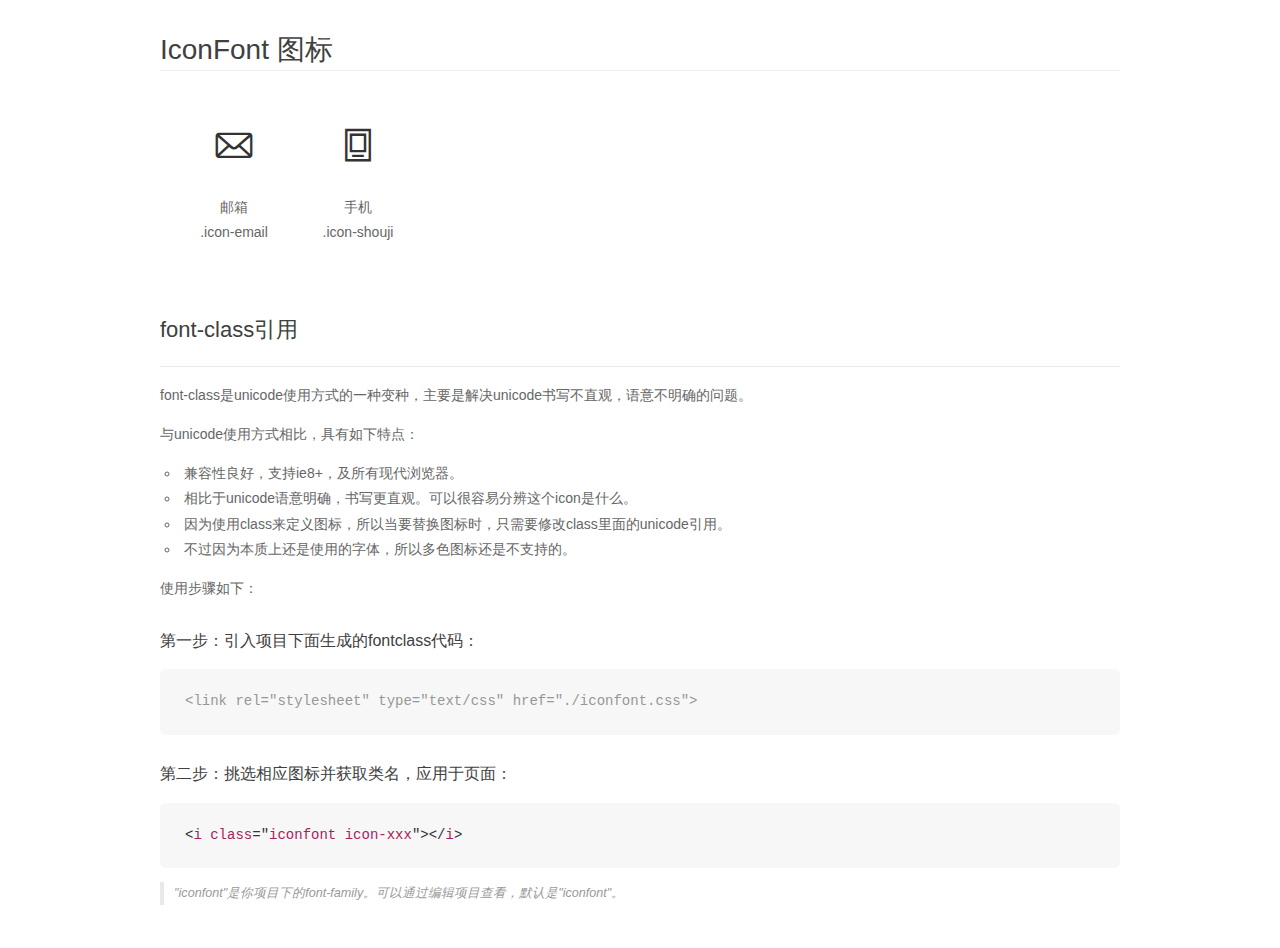
<file: sy/demo_fontclass.html>
<!DOCTYPE html>
<html>
<head>
    <meta charset="utf-8"/>
    <title>IconFont</title>
    <link rel="stylesheet" href="demo.css">
    <link rel="stylesheet" href="iconfont.css">
</head>
<body>
    <div class="main markdown">
        <h1>IconFont 图标</h1>
        <ul class="icon_lists clear">
            
                <li>
                <i class="icon iconfont icon-email"></i>
                    <div class="name">邮箱</div>
                    <div class="fontclass">.icon-email</div>
                </li>
            
                <li>
                <i class="icon iconfont icon-shouji"></i>
                    <div class="name">手机</div>
                    <div class="fontclass">.icon-shouji</div>
                </li>
            
        </ul>

        <h2 id="font-class-">font-class引用</h2>
        <hr>

        <p>font-class是unicode使用方式的一种变种，主要是解决unicode书写不直观，语意不明确的问题。</p>
        <p>与unicode使用方式相比，具有如下特点：</p>
        <ul>
        <li>兼容性良好，支持ie8+，及所有现代浏览器。</li>
        <li>相比于unicode语意明确，书写更直观。可以很容易分辨这个icon是什么。</li>
        <li>因为使用class来定义图标，所以当要替换图标时，只需要修改class里面的unicode引用。</li>
        <li>不过因为本质上还是使用的字体，所以多色图标还是不支持的。</li>
        </ul>
        <p>使用步骤如下：</p>
        <h3 id="-fontclass-">第一步：引入项目下面生成的fontclass代码：</h3>


        <pre><code class="lang-js hljs javascript"><span class="hljs-comment">&lt;link rel="stylesheet" type="text/css" href="./iconfont.css"&gt;</span></code></pre>
        <h3 id="-">第二步：挑选相应图标并获取类名，应用于页面：</h3>
        <pre><code class="lang-css hljs">&lt;<span class="hljs-selector-tag">i</span> <span class="hljs-selector-tag">class</span>="<span class="hljs-selector-tag">iconfont</span> <span class="hljs-selector-tag">icon-xxx</span>"&gt;&lt;/<span class="hljs-selector-tag">i</span>&gt;</code></pre>
        <blockquote>
        <p>"iconfont"是你项目下的font-family。可以通过编辑项目查看，默认是"iconfont"。</p>
        </blockquote>
    </div>
</body>
</html>
</file>
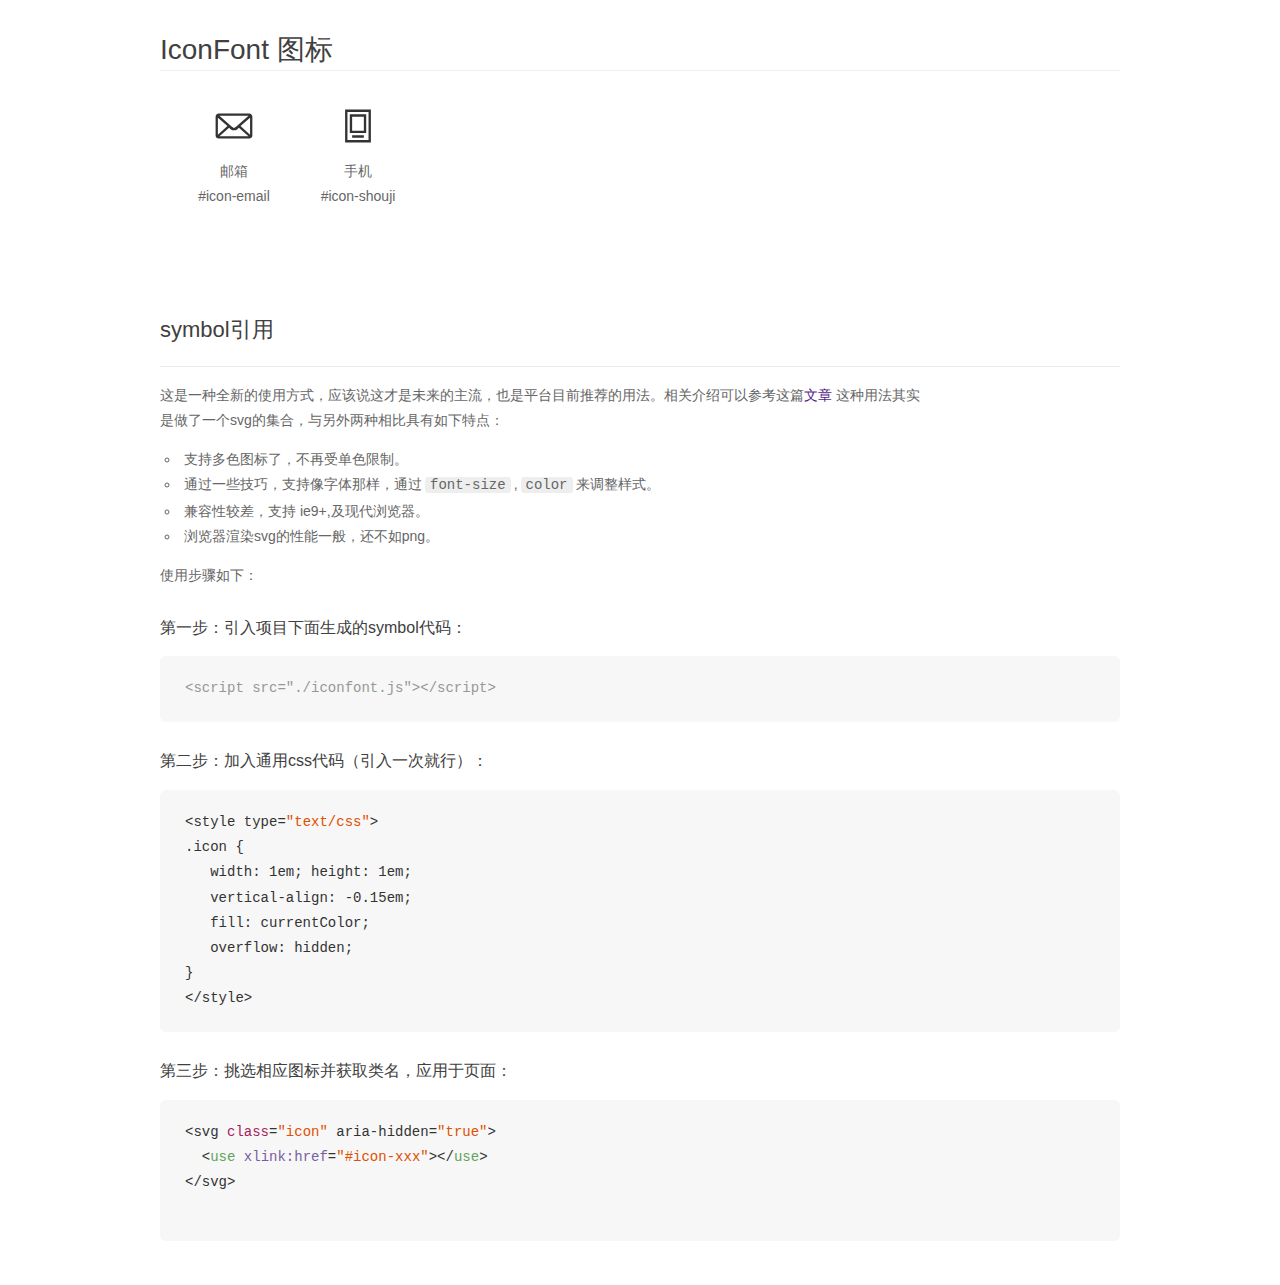
<file: sy/demo_symbol.html>
<!DOCTYPE html>
<html>
<head>
    <meta charset="utf-8"/>
    <title>IconFont</title>
    <link rel="stylesheet" href="demo.css">
    <script src="iconfont.js"></script>

    <style type="text/css">
        .icon {
          /* 通过设置 font-size 来改变图标大小 */
          width: 1em; height: 1em;
          /* 图标和文字相邻时，垂直对齐 */
          vertical-align: -0.15em;
          /* 通过设置 color 来改变 SVG 的颜色/fill */
          fill: currentColor;
          /* path 和 stroke 溢出 viewBox 部分在 IE 下会显示
             normalize.css 中也包含这行 */
          overflow: hidden;
        }

    </style>
</head>
<body>
    <div class="main markdown">
        <h1>IconFont 图标</h1>
        <ul class="icon_lists clear">
            
                <li>
                    <svg class="icon" aria-hidden="true">
                        <use xlink:href="#icon-email"></use>
                    </svg>
                    <div class="name">邮箱</div>
                    <div class="fontclass">#icon-email</div>
                </li>
            
                <li>
                    <svg class="icon" aria-hidden="true">
                        <use xlink:href="#icon-shouji"></use>
                    </svg>
                    <div class="name">手机</div>
                    <div class="fontclass">#icon-shouji</div>
                </li>
            
        </ul>


        <h2 id="symbol-">symbol引用</h2>
        <hr>

        <p>这是一种全新的使用方式，应该说这才是未来的主流，也是平台目前推荐的用法。相关介绍可以参考这篇<a href="">文章</a>
        这种用法其实是做了一个svg的集合，与另外两种相比具有如下特点：</p>
        <ul>
          <li>支持多色图标了，不再受单色限制。</li>
          <li>通过一些技巧，支持像字体那样，通过<code>font-size</code>,<code>color</code>来调整样式。</li>
          <li>兼容性较差，支持 ie9+,及现代浏览器。</li>
          <li>浏览器渲染svg的性能一般，还不如png。</li>
        </ul>
        <p>使用步骤如下：</p>
        <h3 id="-symbol-">第一步：引入项目下面生成的symbol代码：</h3>
        <pre><code class="lang-js hljs javascript"><span class="hljs-comment">&lt;script src="./iconfont.js"&gt;&lt;/script&gt;</span></code></pre>
        <h3 id="-css-">第二步：加入通用css代码（引入一次就行）：</h3>
        <pre><code class="lang-js hljs javascript">&lt;style type=<span class="hljs-string">"text/css"</span>&gt;
.icon {
   width: <span class="hljs-number">1</span>em; height: <span class="hljs-number">1</span>em;
   vertical-align: <span class="hljs-number">-0.15</span>em;
   fill: currentColor;
   overflow: hidden;
}
&lt;<span class="hljs-regexp">/style&gt;</span></code></pre>
        <h3 id="-">第三步：挑选相应图标并获取类名，应用于页面：</h3>
        <pre><code class="lang-js hljs javascript">&lt;svg <span class="hljs-class"><span class="hljs-keyword">class</span></span>=<span class="hljs-string">"icon"</span> aria-hidden=<span class="hljs-string">"true"</span>&gt;<span class="xml"><span class="hljs-tag">
  &lt;<span class="hljs-name">use</span> <span class="hljs-attr">xlink:href</span>=<span class="hljs-string">"#icon-xxx"</span>&gt;</span><span class="hljs-tag">&lt;/<span class="hljs-name">use</span>&gt;</span>
</span>&lt;<span class="hljs-regexp">/svg&gt;
        </span></code></pre>
    </div>
</body>
</html>
</file>
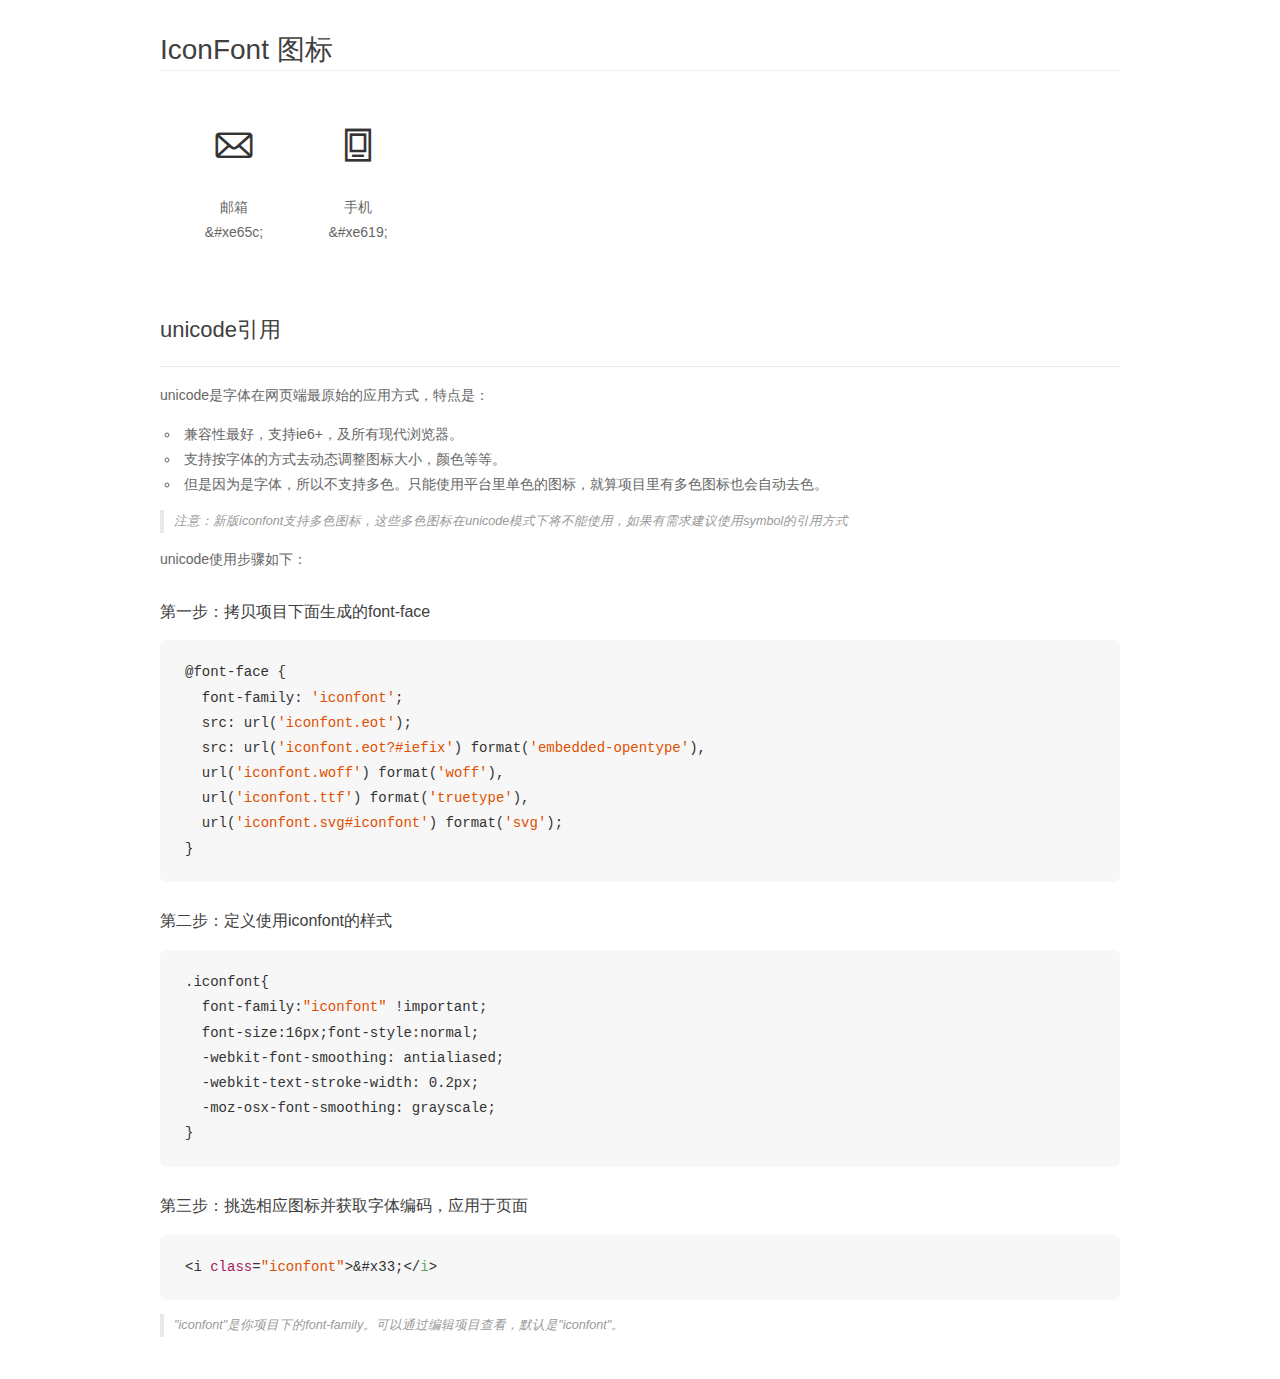
<file: sy/demo_unicode.html>
<!DOCTYPE html>
<html>
<head>
    <meta charset="utf-8"/>
    <title>IconFont</title>
    <link rel="stylesheet" href="demo.css">

    <style type="text/css">

        @font-face {font-family: "iconfont";
          src: url('iconfont.eot'); /* IE9*/
          src: url('iconfont.eot#iefix') format('embedded-opentype'), /* IE6-IE8 */
          url('iconfont.woff') format('woff'), /* chrome, firefox */
          url('iconfont.ttf') format('truetype'), /* chrome, firefox, opera, Safari, Android, iOS 4.2+*/
          url('iconfont.svg#iconfont') format('svg'); /* iOS 4.1- */
        }

        .iconfont {
          font-family:"iconfont" !important;
          font-size:16px;
          font-style:normal;
          -webkit-font-smoothing: antialiased;
          -webkit-text-stroke-width: 0.2px;
          -moz-osx-font-smoothing: grayscale;
        }

    </style>
</head>
<body>
    <div class="main markdown">
        <h1>IconFont 图标</h1>
        <ul class="icon_lists clear">
            
                <li>
                <i class="icon iconfont">&#xe65c;</i>
                    <div class="name">邮箱</div>
                    <div class="code">&amp;#xe65c;</div>
                </li>
            
                <li>
                <i class="icon iconfont">&#xe619;</i>
                    <div class="name">手机</div>
                    <div class="code">&amp;#xe619;</div>
                </li>
            
        </ul>
        <h2 id="unicode-">unicode引用</h2>
        <hr>

        <p>unicode是字体在网页端最原始的应用方式，特点是：</p>
        <ul>
        <li>兼容性最好，支持ie6+，及所有现代浏览器。</li>
        <li>支持按字体的方式去动态调整图标大小，颜色等等。</li>
        <li>但是因为是字体，所以不支持多色。只能使用平台里单色的图标，就算项目里有多色图标也会自动去色。</li>
        </ul>
        <blockquote>
        <p>注意：新版iconfont支持多色图标，这些多色图标在unicode模式下将不能使用，如果有需求建议使用symbol的引用方式</p>
        </blockquote>
        <p>unicode使用步骤如下：</p>
        <h3 id="-font-face">第一步：拷贝项目下面生成的font-face</h3>
        <pre><code class="lang-js hljs javascript">@font-face {
  font-family: <span class="hljs-string">'iconfont'</span>;
  src: url(<span class="hljs-string">'iconfont.eot'</span>);
  src: url(<span class="hljs-string">'iconfont.eot?#iefix'</span>) format(<span class="hljs-string">'embedded-opentype'</span>),
  url(<span class="hljs-string">'iconfont.woff'</span>) format(<span class="hljs-string">'woff'</span>),
  url(<span class="hljs-string">'iconfont.ttf'</span>) format(<span class="hljs-string">'truetype'</span>),
  url(<span class="hljs-string">'iconfont.svg#iconfont'</span>) format(<span class="hljs-string">'svg'</span>);
}
</code></pre>
        <h3 id="-iconfont-">第二步：定义使用iconfont的样式</h3>
        <pre><code class="lang-js hljs javascript">.iconfont{
  font-family:<span class="hljs-string">"iconfont"</span> !important;
  font-size:<span class="hljs-number">16</span>px;font-style:normal;
  -webkit-font-smoothing: antialiased;
  -webkit-text-stroke-width: <span class="hljs-number">0.2</span>px;
  -moz-osx-font-smoothing: grayscale;
}
</code></pre>
        <h3 id="-">第三步：挑选相应图标并获取字体编码，应用于页面</h3>
        <pre><code class="lang-js hljs javascript">&lt;i <span class="hljs-class"><span class="hljs-keyword">class</span></span>=<span class="hljs-string">"iconfont"</span>&gt;&amp;#x33;<span class="xml"><span class="hljs-tag">&lt;/<span class="hljs-name">i</span>&gt;</span></span></code></pre>

        <blockquote>
        <p>"iconfont"是你项目下的font-family。可以通过编辑项目查看，默认是"iconfont"。</p>
        </blockquote>
    </div>


</body>
</html>
</file>
<file: sy/iconfont.css>
@font-face {font-family: "iconfont";
  src: url('iconfont.eot?t=1513834205573'); /* IE9*/
  src: url('iconfont.eot?t=1513834205573#iefix') format('embedded-opentype'), /* IE6-IE8 */
  url('[data-uri]') format('woff'),
  url('iconfont.ttf?t=1513834205573') format('truetype'), /* chrome, firefox, opera, Safari, Android, iOS 4.2+*/
  url('iconfont.svg?t=1513834205573#iconfont') format('svg'); /* iOS 4.1- */
}

.iconfont {
  font-family:"iconfont" !important;
  font-size:16px;
  font-style:normal;
  -webkit-font-smoothing: antialiased;
  -moz-osx-font-smoothing: grayscale;
}

.icon-email:before { content: "\e65c"; }

.icon-shouji:before { content: "\e619"; }
</file>
<file: sy/demo.css>
*{margin: 0;padding: 0;list-style: none;}
/*
KISSY CSS Reset
理念：1. reset 的目的不是清除浏览器的默认样式，这仅是部分工作。清除和重置是紧密不可分的。
2. reset 的目的不是让默认样式在所有浏览器下一致，而是减少默认样式有可能带来的问题。
3. reset 期望提供一套普适通用的基础样式。但没有银弹，推荐根据具体需求，裁剪和修改后再使用。
特色：1. 适应中文；2. 基于最新主流浏览器。
维护：玉伯<lifesinger@gmail.com>, 正淳<ragecarrier@gmail.com>
 */

/** 清除内外边距 **/
body, h1, h2, h3, h4, h5, h6, hr, p, blockquote, /* structural elements 结构元素 */
dl, dt, dd, ul, ol, li, /* list elements 列表元素 */
pre, /* text formatting elements 文本格式元素 */
form, fieldset, legend, button, input, textarea, /* form elements 表单元素 */
th, td /* table elements 表格元素 */ {
  margin: 0;
  padding: 0;
}

/** 设置默认字体 **/
body,
button, input, select, textarea /* for ie */ {
  font: 12px/1.5 tahoma, arial, \5b8b\4f53, sans-serif;
}
h1, h2, h3, h4, h5, h6 { font-size: 100%; }
address, cite, dfn, em, var { font-style: normal; } /* 将斜体扶正 */
code, kbd, pre, samp { font-family: courier new, courier, monospace; } /* 统一等宽字体 */
small { font-size: 12px; } /* 小于 12px 的中文很难阅读，让 small 正常化 */

/** 重置列表元素 **/
ul, ol { list-style: none; }

/** 重置文本格式元素 **/
a { text-decoration: none; }
a:hover { text-decoration: underline; }


/** 重置表单元素 **/
legend { color: #000; } /* for ie6 */
fieldset, img { border: 0; } /* img 搭车：让链接里的 img 无边框 */
button, input, select, textarea { font-size: 100%; } /* 使得表单元素在 ie 下能继承字体大小 */
/* 注：optgroup 无法扶正 */

/** 重置表格元素 **/
table { border-collapse: collapse; border-spacing: 0; }

/* 清除浮动 */
.ks-clear:after, .clear:after {
  content: '\20';
  display: block;
  height: 0;
  clear: both;
}
.ks-clear, .clear {
  *zoom: 1;
}

.main {
  padding: 30px 100px;
width: 960px;
margin: 0 auto;
}
.main h1{font-size:36px; color:#333; text-align:left;margin-bottom:30px; border-bottom: 1px solid #eee;}

.helps{margin-top:40px;}
.helps pre{
  padding:20px;
  margin:10px 0;
  border:solid 1px #e7e1cd;
  background-color: #fffdef;
  overflow: auto;
}

.icon_lists{
  width: 100% !important;

}

.icon_lists li{
  float:left;
  width: 100px;
  height:180px;
  text-align: center;
  list-style: none !important;
}
.icon_lists .icon{
  font-size: 42px;
  line-height: 100px;
  margin: 10px 0;
  color:#333;
  -webkit-transition: font-size 0.25s ease-out 0s;
  -moz-transition: font-size 0.25s ease-out 0s;
  transition: font-size 0.25s ease-out 0s;

}
.icon_lists .icon:hover{
  font-size: 100px;
}



.markdown {
  color: #666;
  font-size: 14px;
  line-height: 1.8;
}

.highlight {
  line-height: 1.5;
}

.markdown img {
  vertical-align: middle;
  max-width: 100%;
}

.markdown h1 {
  color: #404040;
  font-weight: 500;
  line-height: 40px;
  margin-bottom: 24px;
}

.markdown h2,
.markdown h3,
.markdown h4,
.markdown h5,
.markdown h6 {
  color: #404040;
  margin: 1.6em 0 0.6em 0;
  font-weight: 500;
  clear: both;
}

.markdown h1 {
  font-size: 28px;
}

.markdown h2 {
  font-size: 22px;
}

.markdown h3 {
  font-size: 16px;
}

.markdown h4 {
  font-size: 14px;
}

.markdown h5 {
  font-size: 12px;
}

.markdown h6 {
  font-size: 12px;
}

.markdown hr {
  height: 1px;
  border: 0;
  background: #e9e9e9;
  margin: 16px 0;
  clear: both;
}

.markdown p,
.markdown pre {
  margin: 1em 0;
}

.markdown > p,
.markdown > blockquote,
.markdown > .highlight,
.markdown > ol,
.markdown > ul {
  width: 80%;
}

.markdown ul > li {
  list-style: circle;
}

.markdown > ul li,
.markdown blockquote ul > li {
  margin-left: 20px;
  padding-left: 4px;
}

.markdown > ul li p,
.markdown > ol li p {
  margin: 0.6em 0;
}

.markdown ol > li {
  list-style: decimal;
}

.markdown > ol li,
.markdown blockquote ol > li {
  margin-left: 20px;
  padding-left: 4px;
}

.markdown code {
  margin: 0 3px;
  padding: 0 5px;
  background: #eee;
  border-radius: 3px;
}

.markdown pre {
  border-radius: 6px;
  background: #f7f7f7;
  padding: 20px;
}

.markdown pre code {
  border: none;
  background: #f7f7f7;
  margin: 0;
}

.markdown strong,
.markdown b {
  font-weight: 600;
}

.markdown > table {
  border-collapse: collapse;
  border-spacing: 0px;
  empty-cells: show;
  border: 1px solid #e9e9e9;
  width: 95%;
  margin-bottom: 24px;
}

.markdown > table th {
  white-space: nowrap;
  color: #333;
  font-weight: 600;

}

.markdown > table th,
.markdown > table td {
  border: 1px solid #e9e9e9;
  padding: 8px 16px;
  text-align: left;
}

.markdown > table th {
  background: #F7F7F7;
}

.markdown blockquote {
  font-size: 90%;
  color: #999;
  border-left: 4px solid #e9e9e9;
  padding-left: 0.8em;
  margin: 1em 0;
  font-style: italic;
}

.markdown blockquote p {
  margin: 0;
}

.markdown .anchor {
  opacity: 0;
  transition: opacity 0.3s ease;
  margin-left: 8px;
}

.markdown .waiting {
  color: #ccc;
}

.markdown h1:hover .anchor,
.markdown h2:hover .anchor,
.markdown h3:hover .anchor,
.markdown h4:hover .anchor,
.markdown h5:hover .anchor,
.markdown h6:hover .anchor {
  opacity: 1;
  display: inline-block;
}

.markdown > br,
.markdown > p > br {
  clear: both;
}


.hljs {
  display: block;
  background: white;
  padding: 0.5em;
  color: #333333;
  overflow-x: auto;
}

.hljs-comment,
.hljs-meta {
  color: #969896;
}

.hljs-string,
.hljs-variable,
.hljs-template-variable,
.hljs-strong,
.hljs-emphasis,
.hljs-quote {
  color: #df5000;
}

.hljs-keyword,
.hljs-selector-tag,
.hljs-type {
  color: #a71d5d;
}

.hljs-literal,
.hljs-symbol,
.hljs-bullet,
.hljs-attribute {
  color: #0086b3;
}

.hljs-section,
.hljs-name {
  color: #63a35c;
}

.hljs-tag {
  color: #333333;
}

.hljs-title,
.hljs-attr,
.hljs-selector-id,
.hljs-selector-class,
.hljs-selector-attr,
.hljs-selector-pseudo {
  color: #795da3;
}

.hljs-addition {
  color: #55a532;
  background-color: #eaffea;
}

.hljs-deletion {
  color: #bd2c00;
  background-color: #ffecec;
}

.hljs-link {
  text-decoration: underline;
}

pre{
  background: #fff;
}
</file>
